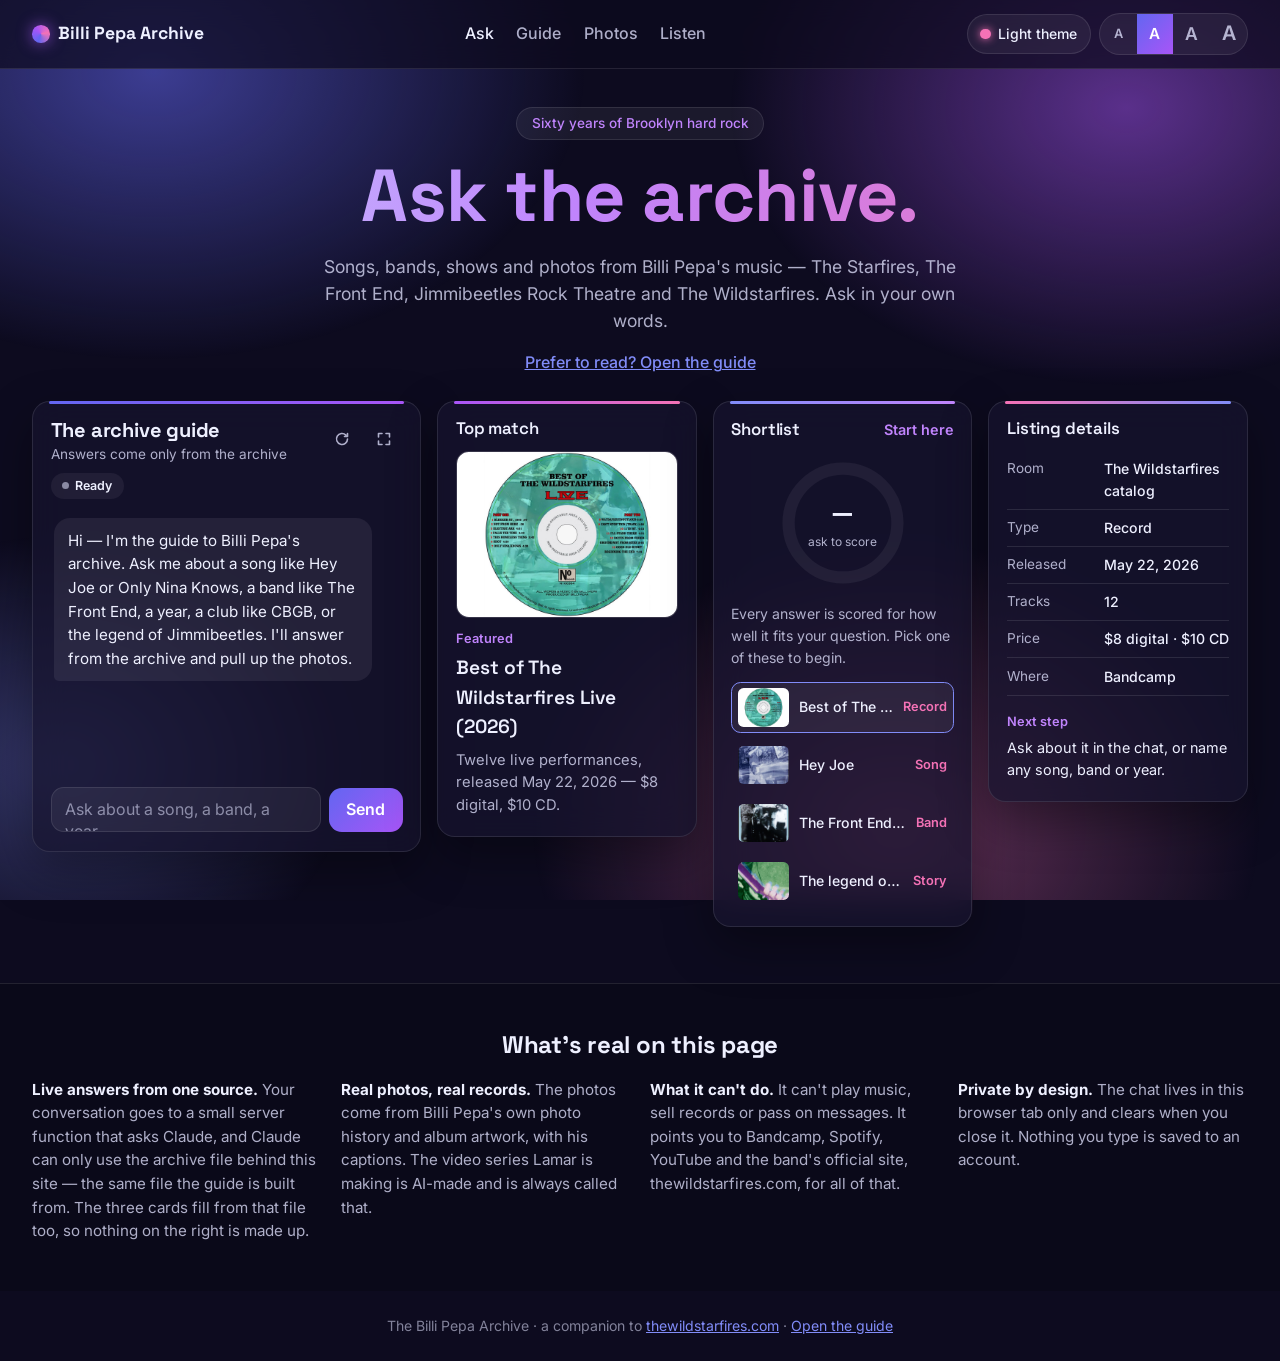
<file: index.html>
<!DOCTYPE html>
<html lang="en" data-theme="dark" data-font-size="md">
<head>
<meta charset="UTF-8">
<meta name="viewport" content="width=device-width, initial-scale=1, viewport-fit=cover">
<title>Ask the Billi Pepa Archive — The Wildstarfires, The Front End, Jimmibeetles Rock Theatre</title>
<meta name="description" content="Ask about Billi Pepa's music, stories and photos — from The Starfires and The Front End in 1960s Brooklyn to Jimmibeetles Rock Theatre and the Best of The Wildstarfires albums.">
<meta name="theme-color" content="#0d0b1f">
<link rel="icon" href="assets/favicon.svg" type="image/svg+xml">
<script>(function(){var d=document.documentElement;try{var t=localStorage.getItem('pref-theme'),f=localStorage.getItem('pref-font-size');if(t==='light'||t==='dark')d.setAttribute('data-theme',t);if(f==='sm'||f==='md'||f==='lg'||f==='xl')d.setAttribute('data-font-size',f);}catch(e){}})();</script>
<link rel="preconnect" href="https://fonts.googleapis.com">
<link rel="preconnect" href="https://fonts.gstatic.com" crossorigin>
<link href="https://fonts.googleapis.com/css2?family=Space+Grotesk:wght@500;600;700&family=Inter:wght@400;500;600&display=swap" rel="stylesheet">
<link rel="stylesheet" href="css/engine.css">
<link rel="stylesheet" href="css/lightbox.css">
</head>
<body>
<a class="skip" href="#chatInput">Skip to the chat</a>
<div class="glow" aria-hidden="true"></div>

<header class="topbar">
  <nav class="nav" aria-label="Main">
    <a class="brand" href="index.html"><span class="brand-mark" aria-hidden="true"></span>Billi Pepa Archive</a>
    <div class="nav-links">
      <a href="index.html" aria-current="page">Ask</a>
      <a href="guide.html">Guide</a>
      <a href="guide.html#photos">Photos</a>
      <a href="guide.html#listen">Listen</a>
    </div>
    <div class="controls">
      <button class="pill js-theme" type="button" aria-pressed="true"><span class="dot" aria-hidden="true"></span><span class="js-theme-label">Light theme</span></button>
      <div class="sizes" role="group" aria-label="Text size">
        <button class="size js-size" type="button" data-size="sm" aria-pressed="false">A<span class="sr">Small</span></button>
        <button class="size js-size" type="button" data-size="md" aria-pressed="true">A<span class="sr">Normal</span></button>
        <button class="size js-size" type="button" data-size="lg" aria-pressed="false">A<span class="sr">Large</span></button>
        <button class="size js-size" type="button" data-size="xl" aria-pressed="false">A<span class="sr">Largest</span></button>
      </div>
      <button class="burger js-burger" type="button" aria-label="Open menu" aria-expanded="false" aria-controls="menu"><span></span></button>
    </div>
  </nav>
  <div class="menu" id="menu">
    <a href="index.html" aria-current="page">Ask the archive</a>
    <a href="guide.html">The guide</a>
    <a href="guide.html#photos">Photos</a>
    <a href="guide.html#listen">Where to listen</a>
  </div>
</header>

<main>
  <section class="hero">
    <p class="hero-tag">Sixty years of Brooklyn hard rock</p>
    <h1>Ask the archive.</h1>
    <p class="hero-sub">Songs, bands, shows and photos from Billi Pepa's music — The Starfires, The Front End, Jimmibeetles Rock Theatre and The Wildstarfires. Ask in your own words.</p>
    <a class="hero-link" href="guide.html">Prefer to read? Open the guide</a>
  </section>

  <section class="board" aria-label="The archive guide">
    <div class="card chat" id="chat">
      <div class="chat-head">
        <h2>The archive guide</h2>
        <p class="sub">Answers come only from the archive</p>
        <span class="status" id="status"><span class="status-dot" aria-hidden="true"></span><span id="statusLabel">Ready</span></span>
        <div class="head-icons">
          <button class="icon" id="resetBtn" type="button" aria-label="Start over">
            <svg viewBox="0 0 16 16" aria-hidden="true"><path d="M13.5 8a5.5 5.5 0 1 1-1.6-3.9M13.5 2.5v3h-3"/></svg>
          </button>
          <button class="icon" id="expandBtn" type="button" aria-label="Expand chat" aria-pressed="false">
            <svg viewBox="0 0 16 16" aria-hidden="true"><path d="M2.5 6V2.5H6M10 2.5h3.5V6M13.5 10v3.5H10M6 13.5H2.5V10"/></svg>
          </button>
        </div>
      </div>
      <div class="messages" id="messages" aria-live="polite"></div>
      <div class="composer">
        <label class="sr" for="chatInput">Your question</label>
        <textarea id="chatInput" rows="1" maxlength="1500" placeholder="Ask about a song, a band, a year…"></textarea>
        <button class="send" id="sendBtn" type="button">Send</button>
      </div>
    </div>

    <div class="card result" id="topCard">
      <h3 class="card-h">Top match</h3>
      <button class="shot" id="topShot" type="button" aria-label="View this photo full screen"><img id="topImg" alt="" width="1200" height="900" decoding="async"></button>
      <p class="kind" id="topKind"></p>
      <p class="top-title" id="topTitle"></p>
      <p class="top-why" id="topWhy"></p>
    </div>

    <div class="card result">
      <div class="card-row"><h3 class="card-h">Shortlist</h3><span class="card-value" id="shortCount"></span></div>
      <div class="donut-wrap">
        <div class="donut" id="donut" role="img" aria-label="">
          <svg viewBox="0 0 100 100" aria-hidden="true">
            <defs><linearGradient id="arcGrad" x1="0" y1="0" x2="1" y2="1"><stop offset="0" stop-color="#6366f1"/><stop offset=".55" stop-color="#a855f7"/><stop offset="1" stop-color="#f472b6"/></linearGradient></defs>
            <circle class="track" cx="50" cy="50" r="40"/>
            <circle class="arc" id="arc" cx="50" cy="50" r="40" stroke="url(#arcGrad)" stroke-dasharray="251.33" stroke-dashoffset="251.33"/>
          </svg>
          <div class="center"><span class="pct" id="pct">—</span><span class="pct-label" id="pctLabel">top score</span></div>
        </div>
      </div>
      <p class="short-text" id="shortText"></p>
      <ul class="short-list" id="shortList"></ul>
    </div>

    <div class="card result">
      <h3 class="card-h">Listing details</h3>
      <dl class="terms" id="terms"></dl>
      <div class="next">
        <p class="next-h">Next step</p>
        <div class="next-body" id="nextBody"></div>
      </div>
    </div>
  </section>
</main>

<section class="notes" aria-labelledby="notesTitle">
  <div class="notes-inner">
    <h2 id="notesTitle">What's real on this page</h2>
    <div class="notes-grid">
      <p><strong>Live answers from one source.</strong> Your conversation goes to a small server function that asks Claude, and Claude can only use the archive file behind this site — the same file the guide is built from. The three cards fill from that file too, so nothing on the right is made up.</p>
      <p><strong>Real photos, real records.</strong> The photos come from Billi Pepa's own photo history and album artwork, with his captions. The video series Lamar is making is AI-made and is always called that.</p>
      <p><strong>What it can't do.</strong> It can't play music, sell records or pass on messages. It points you to Bandcamp, Spotify, YouTube and the band's official site, thewildstarfires.com, for all of that.</p>
      <p><strong>Private by design.</strong> The chat lives in this browser tab only and clears when you close it. Nothing you type is saved to an account.</p>
    </div>
  </div>
</section>

<footer class="foot">
  <p>The Billi Pepa Archive · a companion to <a href="https://thewildstarfires.com">thewildstarfires.com</a> · <a href="guide.html">Open the guide</a></p>
</footer>

<script src="js/prefs.js"></script>
<script src="js/archive.js"></script>
<script src="js/lightbox.js"></script>
<script src="js/engine.js"></script>
</body>
</html>
</file>
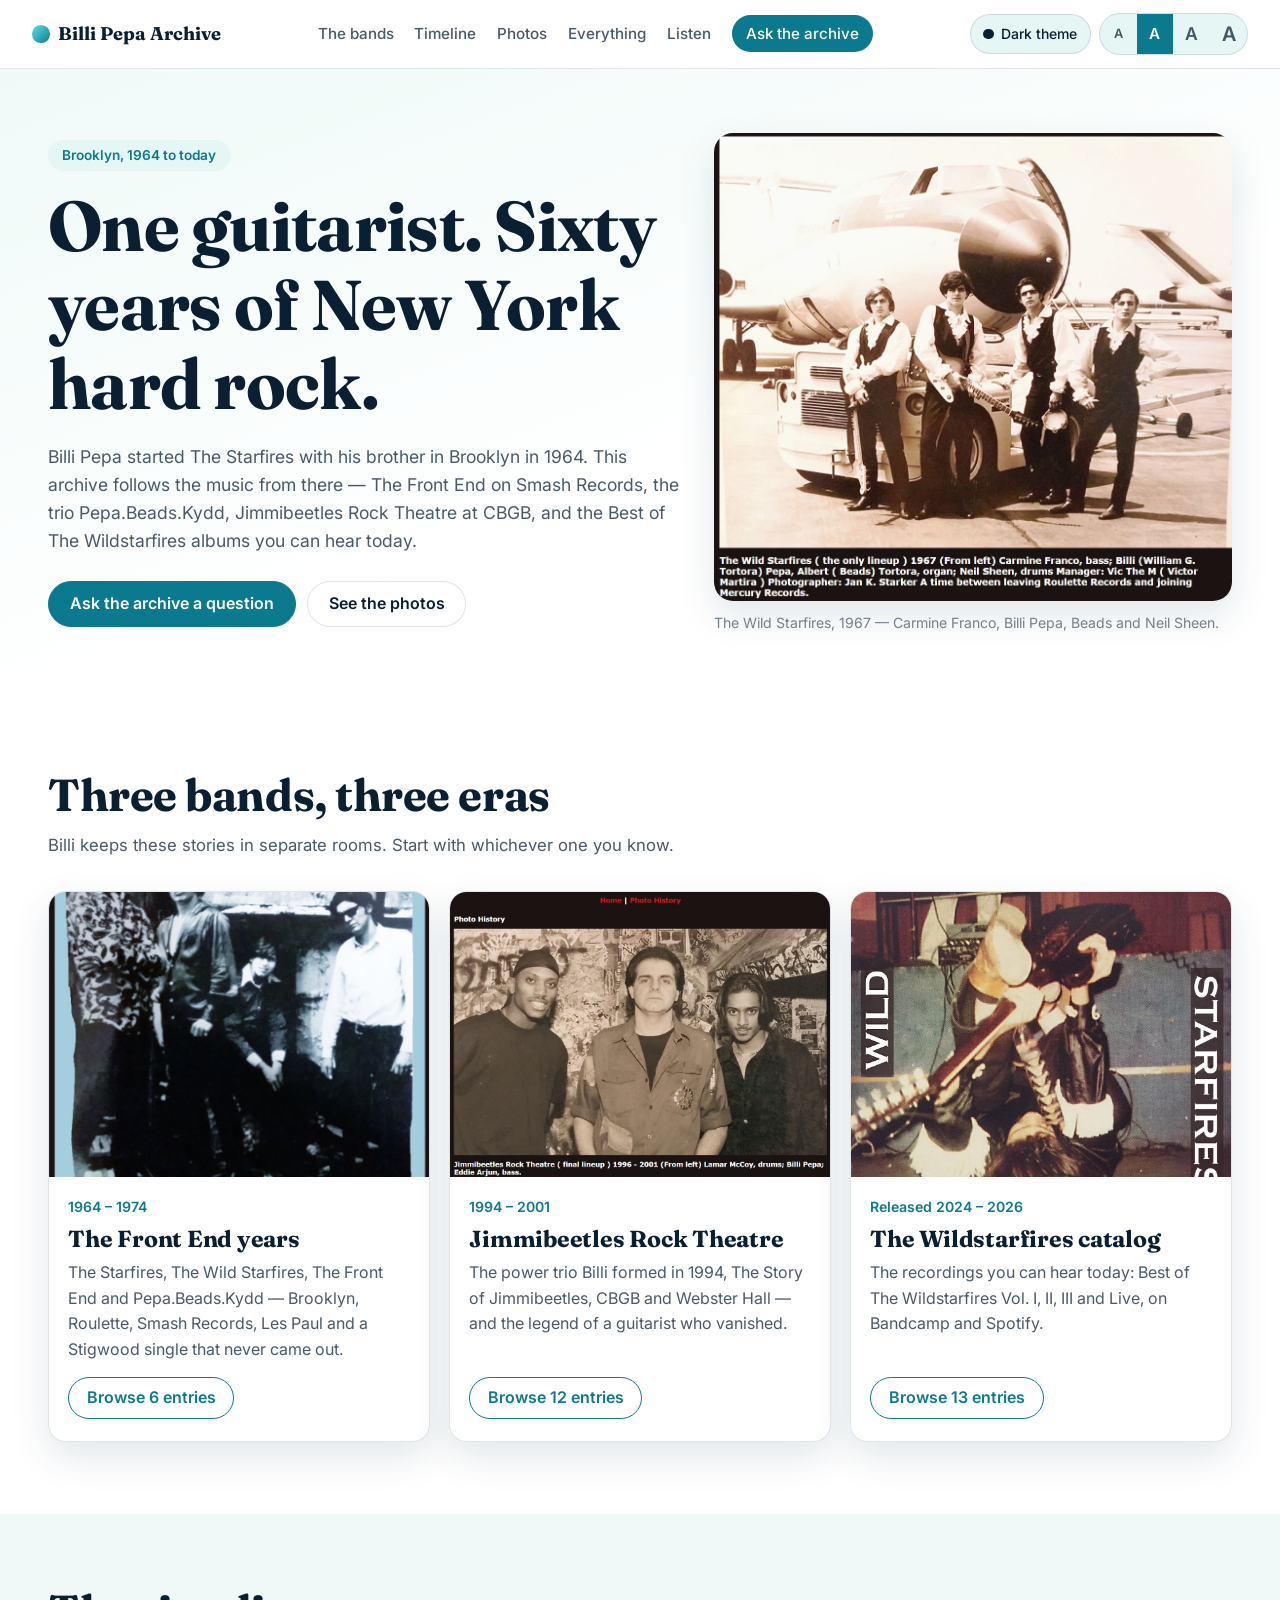
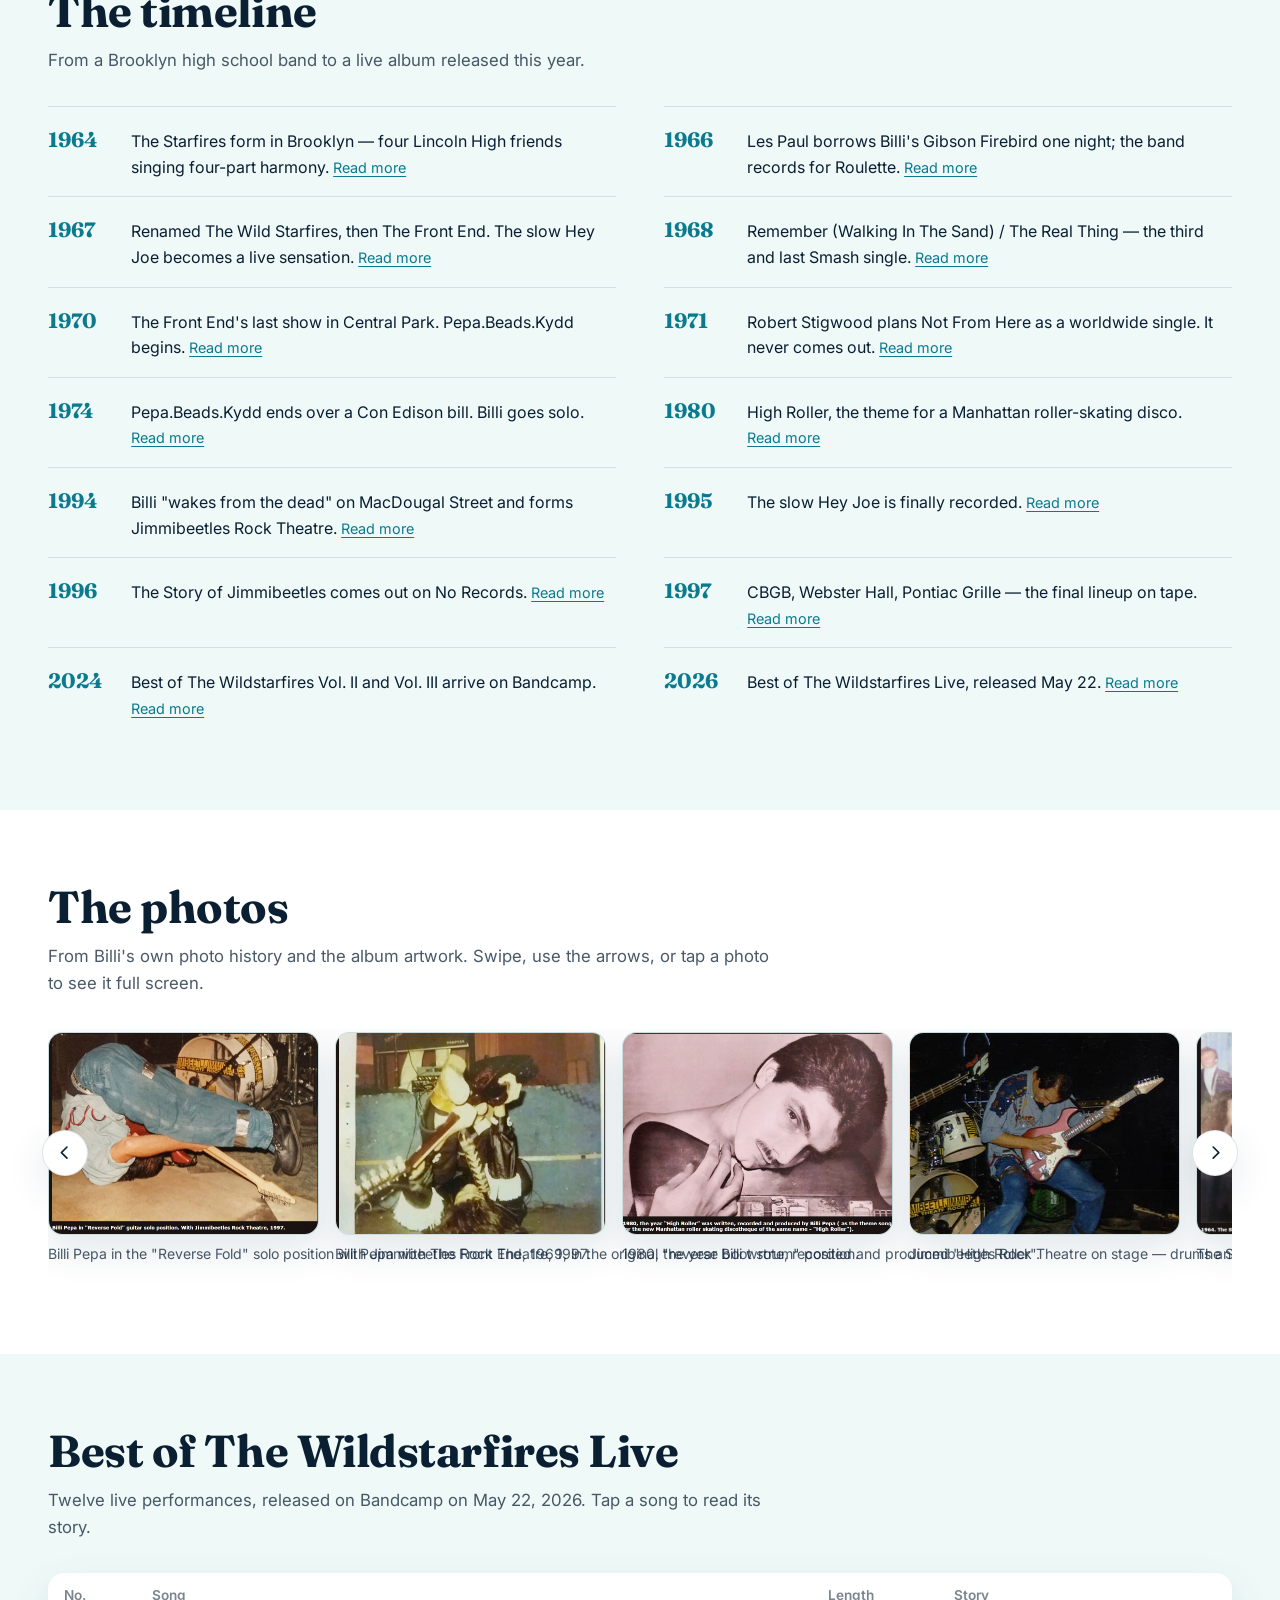
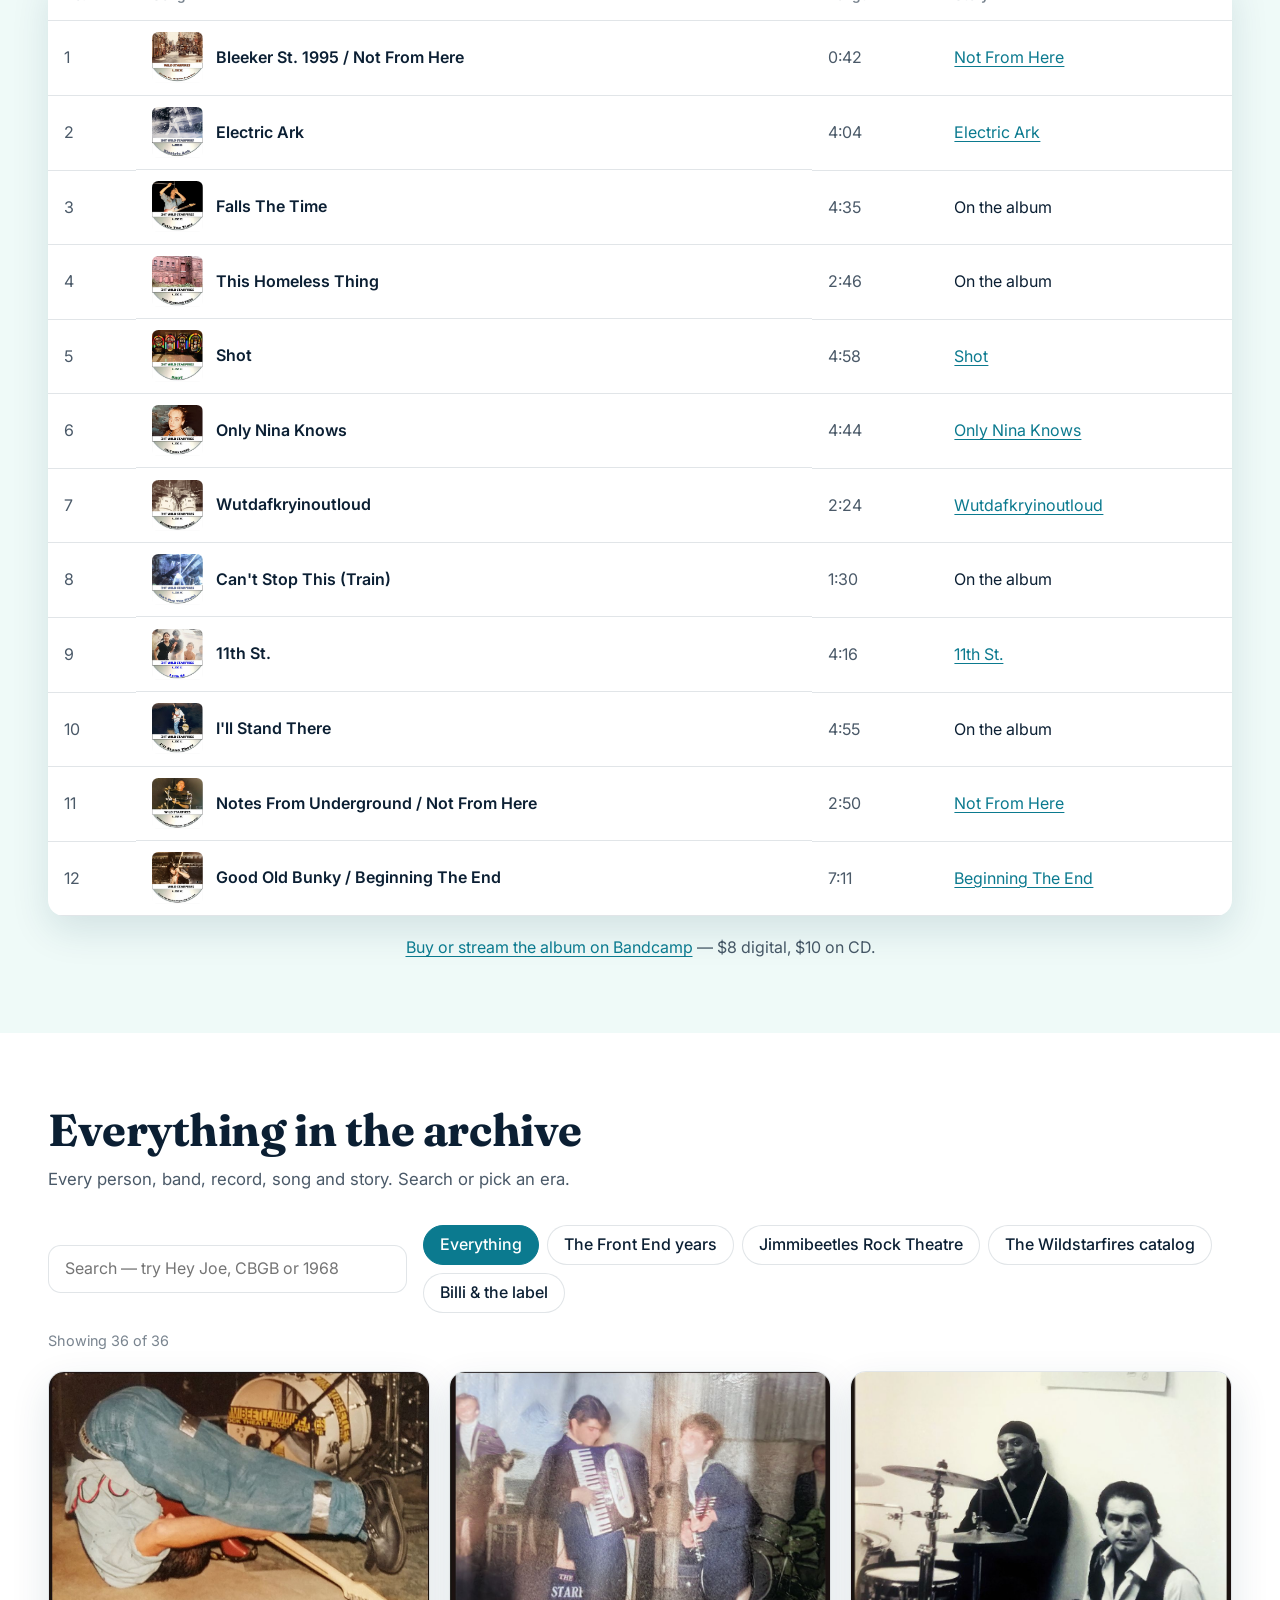
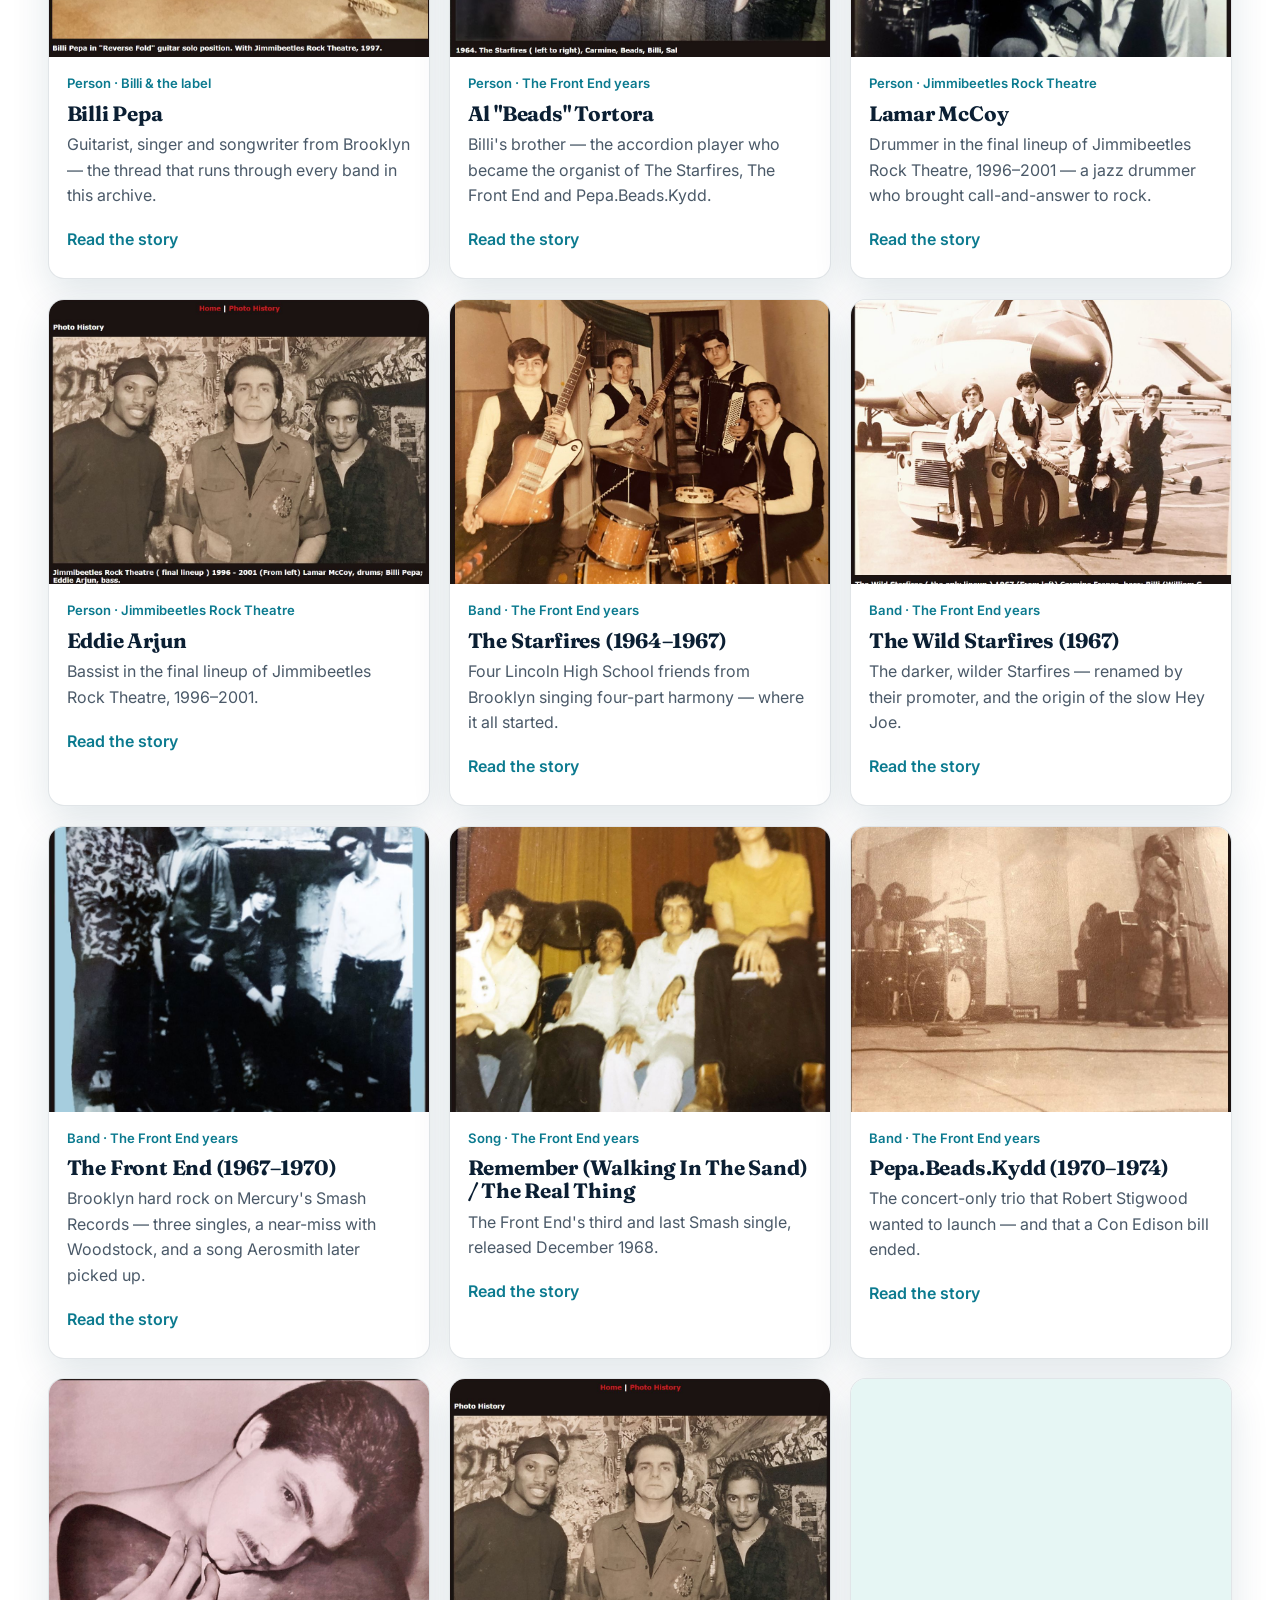
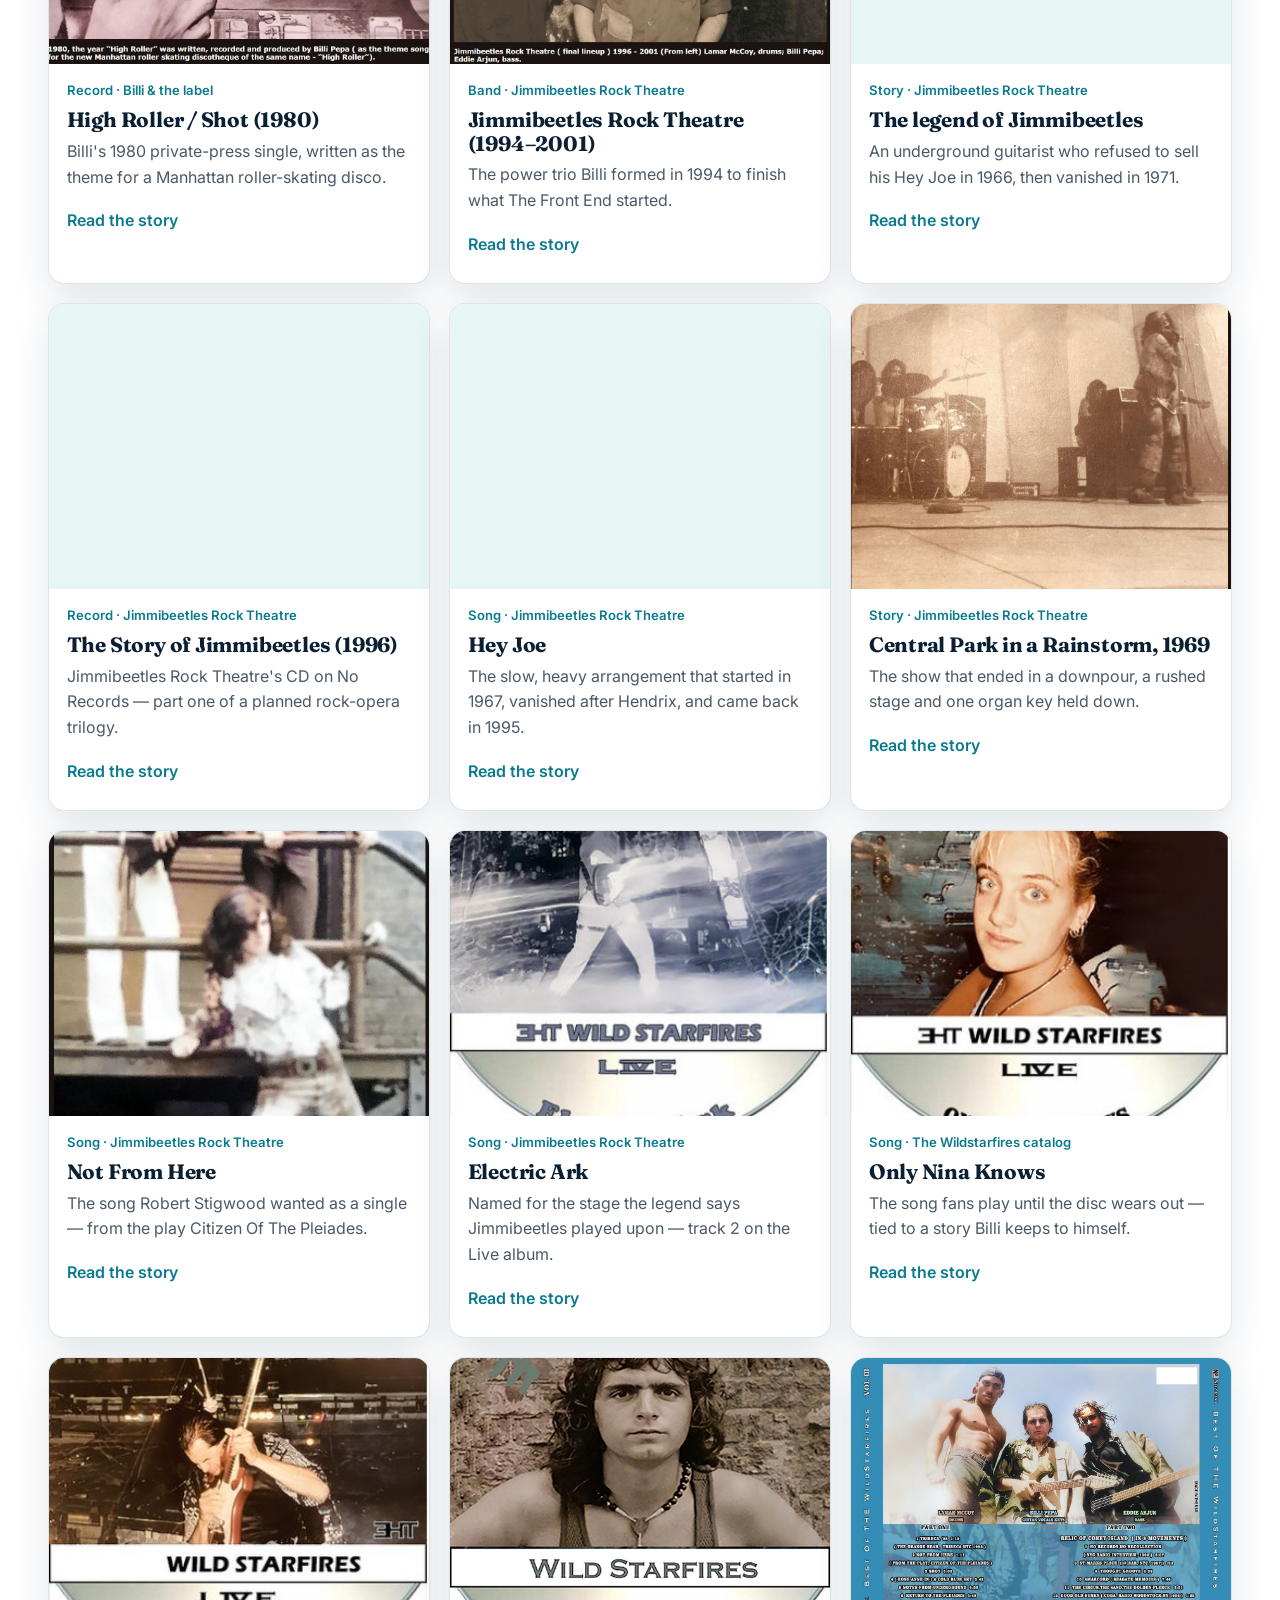
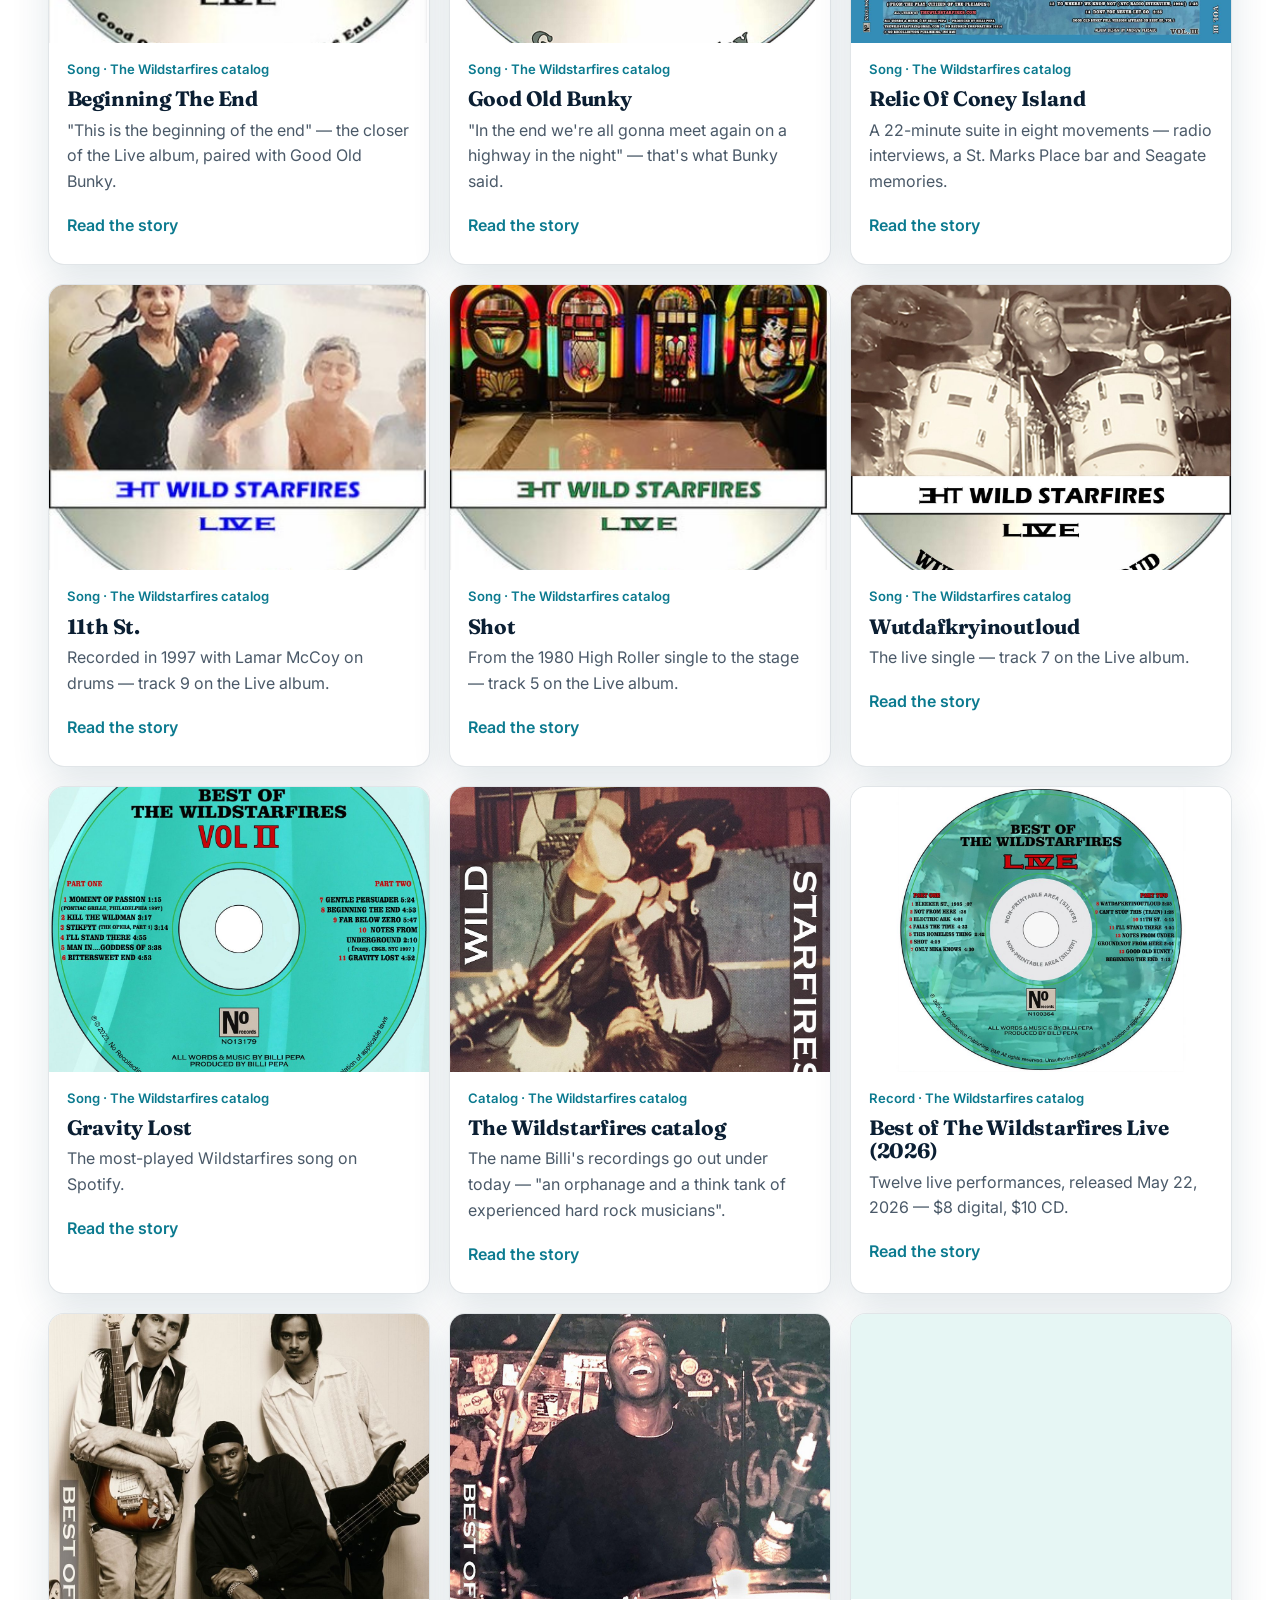
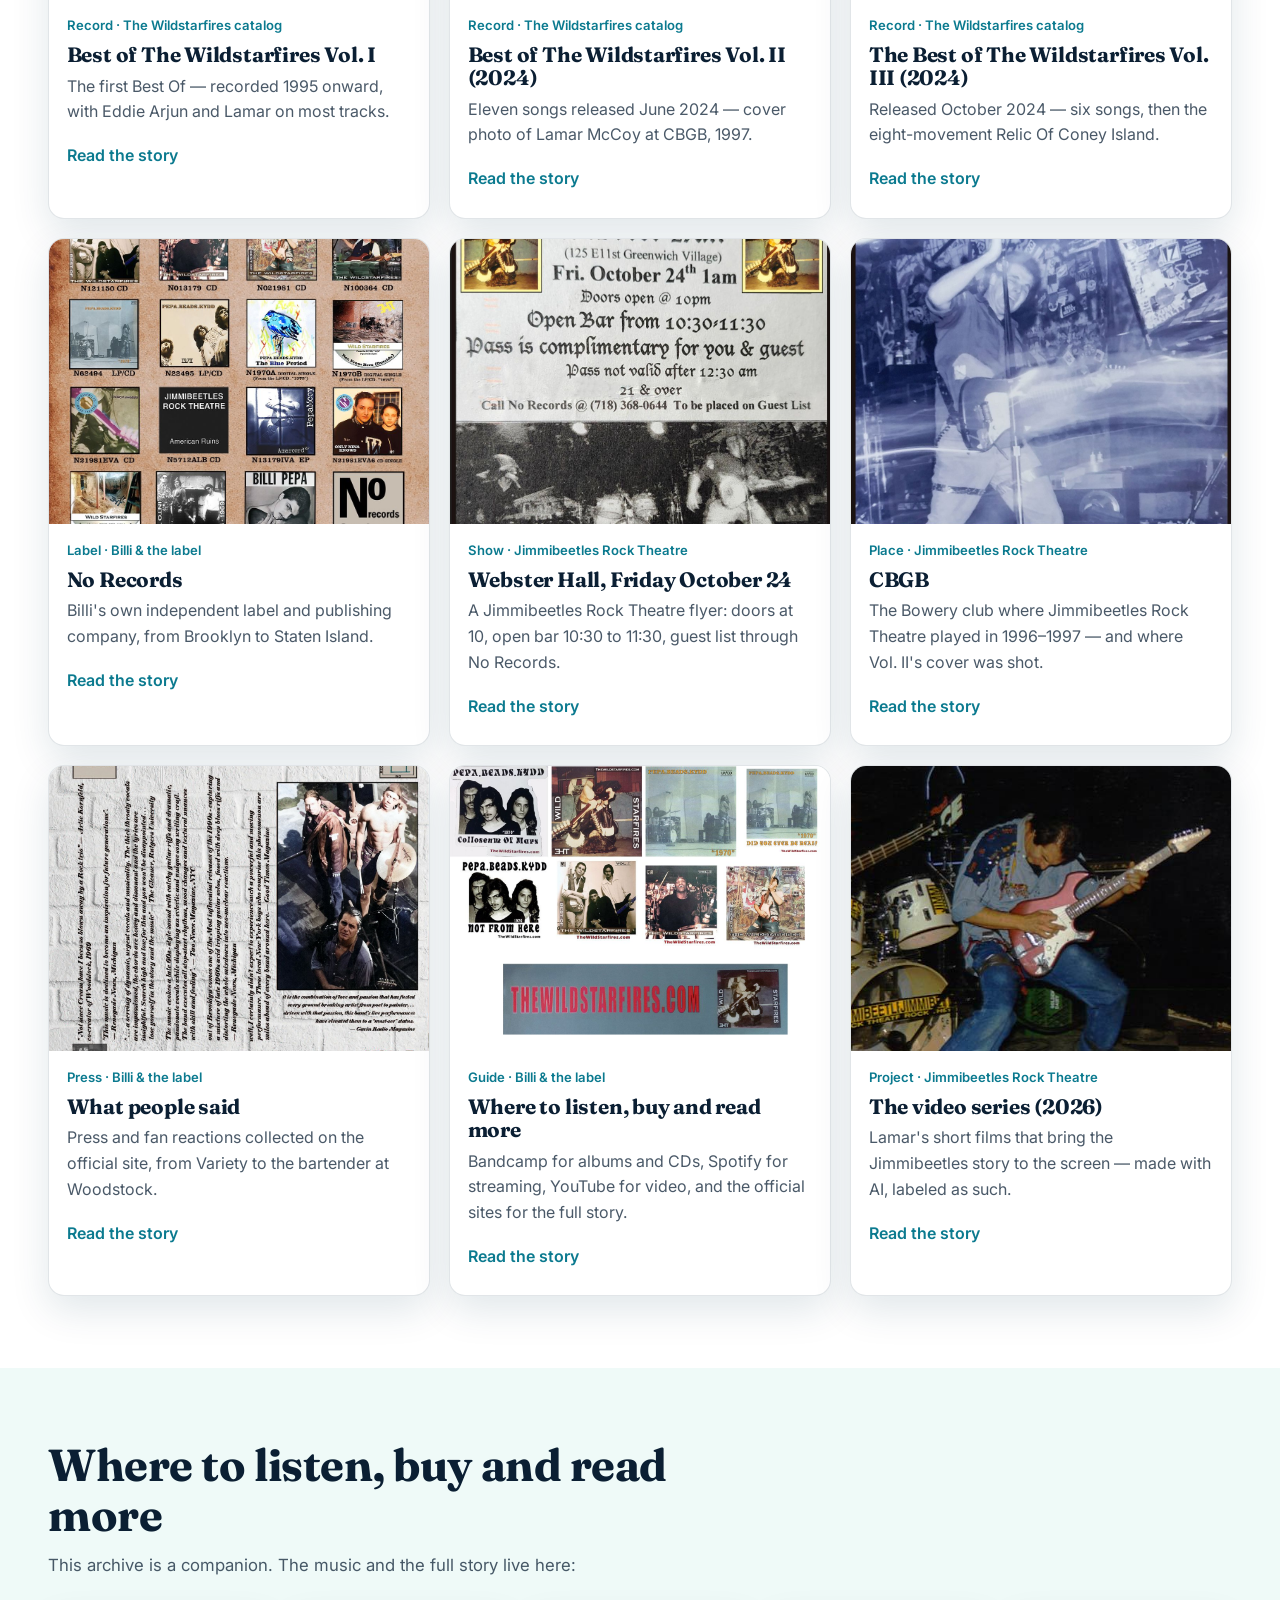
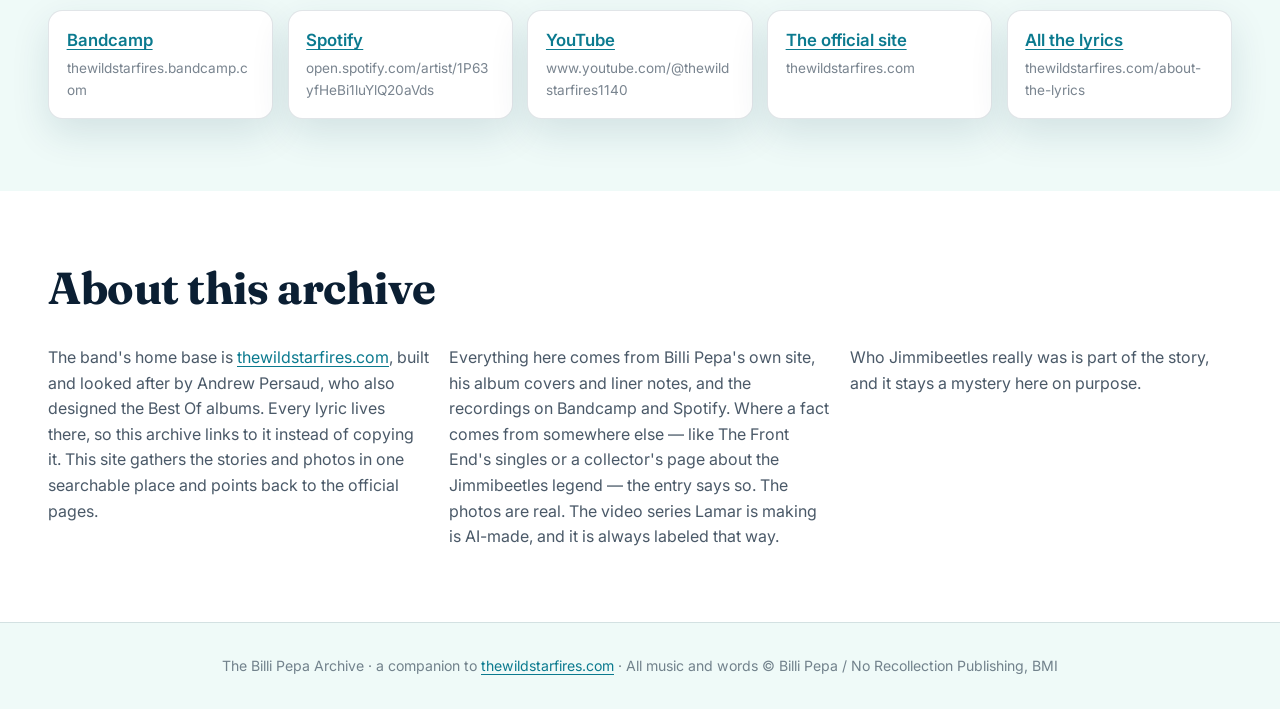
<file: guide.html>
<!DOCTYPE html>
<html lang="en" data-theme="light" data-font-size="md">
<head>
<meta charset="UTF-8">
<meta name="viewport" content="width=device-width, initial-scale=1, viewport-fit=cover">
<title>The Billi Pepa Archive — a guide to The Starfires, The Front End, Jimmibeetles Rock Theatre and The Wildstarfires</title>
<meta name="description" content="A guide to Billi Pepa's music from 1964 to today: The Starfires and The Front End in Brooklyn, Pepa.Beads.Kydd, Jimmibeetles Rock Theatre, and the Best of The Wildstarfires albums — with photos, stories and where to listen.">
<meta name="theme-color" content="#0b7a8f">
<link rel="icon" href="assets/favicon.svg" type="image/svg+xml">
<script>(function(){var d=document.documentElement;try{var t=localStorage.getItem('pref-theme'),f=localStorage.getItem('pref-font-size');if(t==='light'||t==='dark')d.setAttribute('data-theme',t);if(f==='sm'||f==='md'||f==='lg'||f==='xl')d.setAttribute('data-font-size',f);}catch(e){}})();</script>
<link rel="preconnect" href="https://fonts.googleapis.com">
<link rel="preconnect" href="https://fonts.gstatic.com" crossorigin>
<link href="https://fonts.googleapis.com/css2?family=Fraunces:opsz,wght@9..144,600;9..144,700&family=Inter:wght@400;500;600&display=swap" rel="stylesheet">
<link rel="stylesheet" href="css/guide.css">
<link rel="stylesheet" href="css/lightbox.css">
</head>
<body>
<a class="skip" href="#main">Skip to the guide</a>

<header class="topbar">
  <nav class="nav" aria-label="Main">
    <a class="brand" href="guide.html"><span class="brand-mark" aria-hidden="true"></span>Billi Pepa Archive</a>
    <div class="nav-links">
      <a href="#rooms">The bands</a>
      <a href="#timeline">Timeline</a>
      <a href="#photos">Photos</a>
      <a href="#directory">Everything</a>
      <a href="#listen">Listen</a>
      <a class="nav-cta" href="index.html">Ask the archive</a>
    </div>
    <div class="controls">
      <button class="pill js-theme" type="button" aria-pressed="false"><span class="dot" aria-hidden="true"></span><span class="js-theme-label">Dark theme</span></button>
      <div class="sizes" role="group" aria-label="Text size">
        <button class="size js-size" type="button" data-size="sm" aria-pressed="false">A<span class="sr">Small</span></button>
        <button class="size js-size" type="button" data-size="md" aria-pressed="true">A<span class="sr">Normal</span></button>
        <button class="size js-size" type="button" data-size="lg" aria-pressed="false">A<span class="sr">Large</span></button>
        <button class="size js-size" type="button" data-size="xl" aria-pressed="false">A<span class="sr">Largest</span></button>
      </div>
      <button class="burger js-burger" type="button" aria-label="Open menu" aria-expanded="false" aria-controls="menu"><span></span></button>
    </div>
  </nav>
  <div class="menu" id="menu">
    <a href="#rooms">The bands</a>
    <a href="#timeline">Timeline</a>
    <a href="#photos">Photos</a>
    <a href="#directory">Everything in the archive</a>
    <a href="#listen">Where to listen</a>
    <a href="index.html">Ask the archive</a>
  </div>
</header>

<main id="main">
  <section class="hero">
    <div class="hero-copy">
      <p class="hero-tag">Brooklyn, 1964 to today</p>
      <h1>One guitarist. Sixty years of New York hard rock.</h1>
      <p class="lede">Billi Pepa started The Starfires with his brother in Brooklyn in 1964. This archive follows the music from there — The Front End on Smash Records, the trio Pepa.Beads.Kydd, Jimmibeetles Rock Theatre at CBGB, and the Best of The Wildstarfires albums you can hear today.</p>
      <div class="ctas">
        <a class="btn primary" href="index.html">Ask the archive a question</a>
        <a class="btn" href="#photos">See the photos</a>
      </div>
    </div>
    <figure class="hero-photo">
      <button class="hero-shot" id="heroShot" type="button" aria-label="View this photo full screen">
        <img src="assets/img/ph-wild-starfires-1967.jpg" alt="The Wild Starfires in 1967: Carmine Franco, Billi Pepa, Beads and Neil Sheen" width="1063" height="960" fetchpriority="high">
      </button>
      <figcaption>The Wild Starfires, 1967 — Carmine Franco, Billi Pepa, Beads and Neil Sheen.</figcaption>
    </figure>
  </section>

  <section class="section white" id="rooms" aria-labelledby="roomsTitle">
    <div class="section-head">
      <h2 id="roomsTitle">Three bands, three eras</h2>
      <p>Billi keeps these stories in separate rooms. Start with whichever one you know.</p>
    </div>
    <div class="rooms" id="roomsGrid"></div>
  </section>

  <section class="section tint" id="timeline" aria-labelledby="timelineTitle">
    <div class="section-head">
      <h2 id="timelineTitle">The timeline</h2>
      <p>From a Brooklyn high school band to a live album released this year.</p>
    </div>
    <ol class="timeline" id="timelineList"></ol>
  </section>

  <section class="section white" id="photos" aria-labelledby="photosTitle">
    <div class="section-head">
      <h2 id="photosTitle">The photos</h2>
      <p>From Billi's own photo history and the album artwork. Swipe, use the arrows, or tap a photo to see it full screen.</p>
    </div>
    <div class="carousel">
      <button class="car-btn prev" id="carPrev" type="button" aria-label="Previous photos"><svg viewBox="0 0 24 24" aria-hidden="true"><path d="M15 5l-7 7 7 7"/></svg></button>
      <div class="track" id="photoTrack" tabindex="0" aria-label="Photo carousel"></div>
      <button class="car-btn next" id="carNext" type="button" aria-label="Next photos"><svg viewBox="0 0 24 24" aria-hidden="true"><path d="M9 5l7 7-7 7"/></svg></button>
    </div>
  </section>

  <section class="section tint" id="live" aria-labelledby="liveTitle">
    <div class="section-head">
      <h2 id="liveTitle">Best of The Wildstarfires Live</h2>
      <p>Twelve live performances, released on Bandcamp on May 22, 2026. Tap a song to read its story.</p>
    </div>
    <div class="table-wrap">
      <table class="tracks">
        <thead><tr><th scope="col">No.</th><th scope="col">Song</th><th scope="col">Length</th><th scope="col">Story</th></tr></thead>
        <tbody id="trackBody"></tbody>
      </table>
    </div>
    <p class="table-note"><a id="liveBuy" href="https://thewildstarfires.bandcamp.com/album/best-of-the-wildstarfires-live">Buy or stream the album on Bandcamp</a> — $8 digital, $10 on CD.</p>
  </section>

  <section class="section white" id="directory" aria-labelledby="dirTitle">
    <div class="section-head">
      <h2 id="dirTitle">Everything in the archive</h2>
      <p>Every person, band, record, song and story. Search or pick an era.</p>
    </div>
    <div class="dir-tools">
      <label class="search"><span class="sr">Search the archive</span><input id="dirSearch" type="search" placeholder="Search — try Hey Joe, CBGB or 1968" autocomplete="off"></label>
      <div class="chips" id="dirChips" role="group" aria-label="Filter by era"></div>
    </div>
    <p class="dir-count" id="dirCount" aria-live="polite"></p>
    <div class="entries" id="entryGrid"></div>
  </section>

  <section class="section tint" id="listen" aria-labelledby="listenTitle">
    <div class="section-head">
      <h2 id="listenTitle">Where to listen, buy and read more</h2>
      <p>This archive is a companion. The music and the full story live here:</p>
    </div>
    <ul class="listen" id="listenList"></ul>
  </section>

  <section class="section white" id="about" aria-labelledby="aboutTitle">
    <div class="section-head">
      <h2 id="aboutTitle">About this archive</h2>
    </div>
    <div class="about">
      <p>The band's home base is <a href="https://thewildstarfires.com">thewildstarfires.com</a>, built and looked after by Andrew Persaud, who also designed the Best Of albums. Every lyric lives there, so this archive links to it instead of copying it. This site gathers the stories and photos in one searchable place and points back to the official pages.</p>
      <p>Everything here comes from Billi Pepa's own site, his album covers and liner notes, and the recordings on Bandcamp and Spotify. Where a fact comes from somewhere else — like The Front End's singles or a collector's page about the Jimmibeetles legend — the entry says so. The photos are real. The video series Lamar is making is AI-made, and it is always labeled that way.</p>
      <p>Who Jimmibeetles really was is part of the story, and it stays a mystery here on purpose.</p>
    </div>
  </section>
</main>

<footer class="foot">
  <p>The Billi Pepa Archive · a companion to <a href="https://thewildstarfires.com">thewildstarfires.com</a> · All music and words © Billi Pepa / No Recollection Publishing, BMI</p>
</footer>

<script src="js/prefs.js"></script>
<script src="js/archive.js"></script>
<script src="js/lightbox.js"></script>
<script src="js/guide.js"></script>
</body>
</html>
</file>
<file: css/engine.css>
/* ── Engine: dark indigo template (the standing engine look) ── */
:root{
  --indigo:#6366f1; --purple:#a855f7; --indigo-soft:#818cf8; --purple-soft:#c084fc; --pink:#f472b6;
  --warn:#fb7185;
  --display:'Space Grotesk', 'Segoe UI', system-ui, -apple-system, Roboto, Arial, sans-serif;
  --sans:'Inter', system-ui, -apple-system, 'Segoe UI', Roboto, 'Helvetica Neue', Arial, sans-serif;
  --page:#0d0b1f; --text:#eef0ff; --soft:rgba(226,228,255,.76); --dim:rgba(226,228,255,.55);
  --card:#17142f; --card-glass:rgba(23,20,47,.72); --line:rgba(255,255,255,.1); --well:rgba(255,255,255,.06);
  --bar:#120f28; --bar-glass:rgba(13,11,31,.7);
  --user:#6366f1; --user-text:#fff; --bot:rgba(255,255,255,.07);
}
html[data-theme="light"]{
  --page:#f4f3ff; --text:#1a1640; --soft:rgba(26,22,64,.74); --dim:rgba(26,22,64,.55);
  --card:#ffffff; --card-glass:rgba(255,255,255,.82); --line:rgba(26,22,64,.12); --well:rgba(26,22,64,.05);
  --bar:#ffffff; --bar-glass:rgba(255,255,255,.78); --bot:rgba(99,102,241,.08); --warn:#e11d48;
}
html{font-size:100%; -webkit-text-size-adjust:100%; scroll-padding-top:env(safe-area-inset-top,0px);}
html[data-font-size="sm"]{font-size:93.75%;}
html[data-font-size="lg"]{font-size:112.5%;}
html[data-font-size="xl"]{font-size:125%;}
*,*::before,*::after{box-sizing:border-box;}
body{margin:0; min-height:100vh; background:var(--page); color:var(--text); font-family:var(--sans); font-size:1rem; line-height:1.55; text-align:center;}
h1,h2,h3{font-family:var(--display); margin:0; line-height:1.1; letter-spacing:-.01em;}
p{margin:0;}
a{color:var(--indigo-soft);}
html[data-theme="light"] a{color:#4f46e5;}
button,textarea{font:inherit; color:inherit;}
:focus-visible{outline:.15rem solid var(--pink); outline-offset:.15rem; border-radius:.4rem;}
.sr{position:absolute; width:1px; height:1px; overflow:hidden; clip:rect(0 0 0 0); white-space:nowrap;}
.skip{position:absolute; left:-999rem; top:0;}
.skip:focus{left:1rem; top:1rem; z-index:99; background:var(--card); padding:.5rem 1rem; border-radius:.5rem;}

/* vibrant glow — never dulled by a scrim */
.glow{position:fixed; inset:0; z-index:-1; pointer-events:none;
  background:
    radial-gradient(45rem 30rem at 12% 8%, rgba(99,102,241,.55), transparent 60%),
    radial-gradient(40rem 28rem at 88% 12%, rgba(168,85,247,.5), transparent 62%),
    radial-gradient(38rem 30rem at 70% 92%, rgba(244,114,182,.38), transparent 60%),
    radial-gradient(30rem 24rem at 5% 85%, rgba(129,140,248,.35), transparent 60%);}
html[data-theme="light"] .glow{opacity:.55;}

/* ── top bar ── */
.topbar{position:sticky; top:0; z-index:40; background:var(--bar); border-bottom:1px solid var(--line); padding:env(safe-area-inset-top,0px) env(safe-area-inset-right,0px) 0 env(safe-area-inset-left,0px);}
@supports ((-webkit-backdrop-filter:blur(1px)) or (backdrop-filter:blur(1px))){
  .topbar{background:var(--bar-glass); -webkit-backdrop-filter:blur(.8rem); backdrop-filter:blur(.8rem);}
}
.nav{display:flex; flex-wrap:wrap; align-items:center; justify-content:space-between; gap:.6rem 1rem; padding:.7rem 1rem; width:100%;}
.brand{display:inline-flex; align-items:center; gap:.55rem; text-decoration:none; color:var(--text); font-family:var(--display); font-weight:700; font-size:1.1rem; min-width:0;}
.brand-mark{width:1.1rem; height:1.1rem; border-radius:50%; background:conic-gradient(from 200deg,var(--indigo),var(--purple),var(--pink),var(--indigo)); box-shadow:0 0 .9rem rgba(168,85,247,.7); flex-shrink:0;}
.nav-links{display:none; gap:1.4rem; font-weight:500;}
.nav-links a{color:var(--soft); text-decoration:none;}
.nav-links a[aria-current="page"],.nav-links a:hover{color:var(--text);}
.controls{display:flex; flex-wrap:wrap; align-items:center; gap:.5rem;}
.pill{display:inline-flex; align-items:center; gap:.45rem; min-height:2.5rem; padding:0 .8rem; border-radius:999px; border:1px solid var(--line); background:var(--well); cursor:pointer; font-weight:500; font-size:.875rem;}
.pill .dot{width:.65rem; height:.65rem; border-radius:50%; background:var(--pink); box-shadow:0 0 .5rem var(--pink);}
.sizes{display:inline-flex; border:1px solid var(--line); border-radius:999px; overflow:hidden; background:var(--well);}
.size{min-width:2.3rem; min-height:2.5rem; border:0; background:none; cursor:pointer; font-weight:600; color:var(--soft);}
.size[data-size="sm"]{font-size:.8rem;} .size[data-size="md"]{font-size:.95rem;} .size[data-size="lg"]{font-size:1.1rem;} .size[data-size="xl"]{font-size:1.25rem;}
.size[aria-pressed="true"]{background:linear-gradient(135deg,var(--indigo),var(--purple)); color:#fff;}
.burger{width:2.6rem; height:2.6rem; border-radius:.7rem; border:1px solid var(--line); background:var(--well); display:inline-flex; align-items:center; justify-content:center; cursor:pointer;}
.burger span,.burger span::before,.burger span::after{display:block; width:1rem; height:2px; background:var(--text); border-radius:2px; position:relative;}
.burger span::before,.burger span::after{content:""; position:absolute; left:0;}
.burger span::before{top:-.32rem;} .burger span::after{top:.32rem;}
.burger[aria-expanded="true"] span{background:transparent;}
.burger[aria-expanded="true"] span::before{top:0; transform:rotate(45deg);}
.burger[aria-expanded="true"] span::after{top:0; transform:rotate(-45deg);}
.menu{display:none; flex-direction:column; align-items:center; gap:.2rem; padding:0 1rem 1rem;}
.menu.open{display:flex;}
.menu a{padding:.6rem 1rem; color:var(--soft); text-decoration:none;}
.menu a[aria-current="page"]{color:var(--text); font-weight:600;}
@media (min-width:48rem){
  .nav{padding:.8rem 2rem;}
  .nav-links{display:flex;}
  .burger,.menu,.menu.open{display:none;}
}

/* ── hero ── */
.hero{padding:2.4rem 1.2rem 1.6rem;}
.hero-tag{display:inline-block; padding:.3rem .9rem; border-radius:999px; background:var(--well); border:1px solid var(--line); color:var(--purple-soft); font-size:.85rem; font-weight:500; margin-bottom:1rem;}
html[data-theme="light"] .hero-tag{color:#7e22ce;}
.hero h1{font-size:clamp(2.4rem, 7vw, 4.6rem); font-weight:700;
  color:var(--text); background:linear-gradient(95deg,#c7d2fe 0%,var(--purple-soft) 45%,var(--pink) 100%); -webkit-background-clip:text; background-clip:text; -webkit-text-fill-color:transparent;}
html[data-theme="light"] .hero h1{background:linear-gradient(95deg,#4338ca,#9333ea 50%,#db2777); -webkit-background-clip:text; background-clip:text;}
.hero-sub{max-width:40rem; margin:1rem auto 0; font-size:1.1rem; color:var(--soft);}
.hero-link{display:inline-block; margin-top:1rem; font-weight:500;}

/* ── board ── */
.board{display:grid; grid-template-columns:minmax(0,1fr); gap:1rem; padding:0 .75rem 2.5rem; width:100%; align-items:start;}
@media (min-width:44rem){ .board{grid-template-columns:repeat(3,minmax(0,1fr)); padding:0 1.5rem 3rem;} .chat{grid-column:1 / -1;} }
@media (min-width:75rem){ .board{grid-template-columns:1.5fr 1fr 1fr 1fr; padding:0 2rem 3.5rem;} .chat{grid-column:auto;} }
.card{position:relative; min-width:0; background:var(--card); border:1px solid var(--line); border-radius:1.1rem; padding:1.1rem 1.1rem 1.2rem; box-shadow:0 1.2rem 3rem rgba(0,0,0,.35);}
@supports ((-webkit-backdrop-filter:blur(1px)) or (backdrop-filter:blur(1px))){
  .card{background:var(--card-glass); -webkit-backdrop-filter:blur(1rem); backdrop-filter:blur(1rem);}
}
.card::before{content:""; position:absolute; left:1rem; right:1rem; top:-1px; height:3px; border-radius:3px; background:linear-gradient(90deg,var(--indigo),var(--purple));}
#topCard::before{background:linear-gradient(90deg,var(--purple),var(--pink));}
.board .card:nth-child(3)::before{background:linear-gradient(90deg,var(--indigo-soft),var(--purple-soft));}
.board .card:nth-child(4)::before{background:linear-gradient(90deg,var(--pink),var(--indigo-soft));}
html[data-theme="light"] .card{box-shadow:0 1rem 2.5rem rgba(67,56,202,.14);}
.card-h{font-size:1.05rem; font-weight:600;}
.card-row{display:flex; justify-content:space-between; align-items:baseline; gap:.75rem;}
.card-value{color:var(--purple-soft); font-weight:600; font-size:.9rem;}
html[data-theme="light"] .card-value{color:#7e22ce;}

/* chat */
.chat{display:flex; flex-direction:column;}
.chat-head{position:relative; padding:0 3.6rem;}
.chat-head h2{font-size:1.25rem;}
.chat-head .sub{color:var(--soft); font-size:.85rem; margin-top:.15rem;}
.status{display:inline-flex; align-items:center; gap:.4rem; margin-top:.5rem; padding:.2rem .7rem; border-radius:999px; background:var(--well); font-size:.78rem; font-weight:600;}
.status-dot{width:.45rem; height:.45rem; border-radius:50%; background:var(--dim);}
.status.live .status-dot{background:#34d399; box-shadow:0 0 .4rem #34d399;}
.status.busy .status-dot{background:var(--purple-soft);}
.status.error .status-dot{background:var(--warn);}
.head-icons{position:absolute; top:0; right:0; display:flex; gap:.2rem;}
.icon{width:2.4rem; height:2.4rem; border:0; background:none; border-radius:.5rem; color:var(--soft); cursor:pointer; display:inline-flex; align-items:center; justify-content:center;}
.icon:hover{background:var(--well); color:var(--text);}
.icon svg{width:1rem; height:1rem; fill:none; stroke:currentColor; stroke-width:1.6; stroke-linecap:round; stroke-linejoin:round;}
@media (min-width:44rem){ .chat-head{text-align:left; padding:0 5.5rem 0 0;} }
.messages{display:flex; flex-direction:column; gap:.7rem; margin:1rem 0; padding:.2rem; min-height:16rem; max-height:26rem; overflow-y:auto; text-align:left;}
.msg{max-width:92%; padding:.7rem .9rem; border-radius:1rem; font-size:.95rem; white-space:pre-wrap; overflow-wrap:anywhere; min-width:0;}
.msg.assistant{align-self:flex-start; background:var(--bot); border-bottom-left-radius:.3rem;}
.msg.user{align-self:flex-end; background:linear-gradient(135deg,var(--indigo),var(--purple)); color:var(--user-text); border-bottom-right-radius:.3rem;}
.msg.error{border:1px solid var(--warn);}
.msg.thinking{color:var(--soft);}
.spin{display:inline-block; width:.8rem; height:.8rem; border:2px solid var(--line); border-top-color:var(--purple-soft); border-radius:50%; animation:spin .8s linear infinite; vertical-align:-.1rem;}
@keyframes spin{to{transform:rotate(360deg);}}
@media (prefers-reduced-motion:reduce){ .spin{animation:none;} }
.msg-thumbs{display:grid; grid-template-columns:repeat(auto-fill,minmax(6.5rem,1fr)); gap:.5rem; margin-top:.6rem; white-space:normal;}
.msg-thumb{display:flex; flex-direction:column; gap:.3rem; padding:0; border:0; background:none; cursor:pointer; text-align:left; min-width:0;}
.msg-thumb img{width:100%; height:auto; aspect-ratio:4/3; object-fit:cover; border-radius:.55rem; border:1px solid var(--line); display:block;}
.msg-thumb span{font-size:.75rem; color:var(--soft); overflow:hidden; text-overflow:ellipsis; white-space:nowrap;}
.composer{display:flex; gap:.5rem; align-items:flex-end;}
.composer textarea{flex:1; min-width:0; min-height:2.75rem; max-height:8.75rem; resize:none; overflow-y:hidden; padding:.65rem .85rem; border-radius:.8rem; border:1px solid var(--line); background:var(--well); color:var(--text); line-height:1.4;}
.composer textarea::placeholder{color:var(--dim);}
.send{min-height:2.75rem; padding:0 1.1rem; border:0; border-radius:.8rem; background:linear-gradient(135deg,var(--indigo),var(--purple)); color:#fff; font-weight:600; cursor:pointer;}
.send:disabled{opacity:.55; cursor:wait;}
.chat.expanded{position:fixed; inset:0; z-index:60; border-radius:0; padding:calc(1rem + env(safe-area-inset-top,0px)) calc(1rem + env(safe-area-inset-right,0px)) calc(1rem + env(safe-area-inset-bottom,0px)) calc(1rem + env(safe-area-inset-left,0px));}
.chat.expanded .messages{max-height:none; flex:1;}
body.chat-open{overflow:hidden;}

/* top match */
.shot{display:block; width:100%; margin:.8rem 0 .7rem; padding:0; border:1px solid var(--line); border-radius:.8rem; overflow:hidden; background:var(--well); cursor:zoom-in;}
.shot img{display:block; width:100%; height:auto; aspect-ratio:4/3; object-fit:cover;}
.kind{font-size:.8rem; color:var(--purple-soft); font-weight:600;}
html[data-theme="light"] .kind{color:#7e22ce;}
.top-title{font-family:var(--display); font-size:1.2rem; font-weight:600; margin-top:.25rem; overflow-wrap:anywhere;}
.top-why{color:var(--soft); font-size:.92rem; margin-top:.4rem;}

/* shortlist + donut */
.donut-wrap{display:flex; justify-content:center; margin:.8rem 0;}
.donut{position:relative; width:8.5rem; height:8.5rem;}
.donut svg{width:100%; height:100%; transform:rotate(-90deg);}
.donut circle{fill:none; stroke-width:9;}
.donut .track{stroke:var(--well);}
.donut .arc{stroke-linecap:round; transition:stroke-dashoffset .6s ease; opacity:0;}
.donut .center{position:absolute; inset:0; display:flex; flex-direction:column; align-items:center; justify-content:center;}
.pct{font-family:var(--display); font-size:1.6rem; font-weight:700;}
.pct-label{font-size:.75rem; color:var(--soft);}
.short-text{color:var(--soft); font-size:.88rem;}
.short-list{list-style:none; margin:.8rem 0 0; padding:0; display:flex; flex-direction:column; gap:.4rem; text-align:left;}
.short-item{width:100%; display:grid; grid-template-columns:3.2rem minmax(0,1fr) auto; align-items:center; gap:.6rem; padding:.35rem; border-radius:.6rem; border:1px solid transparent; background:none; cursor:pointer; text-align:left;}
.short-item:hover{background:var(--well);}
.short-item[aria-pressed="true"]{border-color:var(--indigo-soft); background:var(--well);}
.short-item img{width:3.2rem; height:2.4rem; object-fit:cover; border-radius:.35rem; display:block;}
.short-title{font-size:.88rem; font-weight:500; min-width:0; overflow:hidden; text-overflow:ellipsis; white-space:nowrap;}
.short-score{font-size:.8rem; font-weight:600; color:var(--pink);}

/* listing details */
.terms{margin:.8rem 0 0; text-align:left;}
.term{display:grid; grid-template-columns:minmax(0,.9fr) minmax(0,1.3fr); gap:.6rem; padding:.45rem 0; border-bottom:1px solid var(--line);}
.term dt{color:var(--soft); font-size:.85rem;}
.term dd{margin:0; font-size:.88rem; font-weight:500; overflow-wrap:anywhere;}
.next{margin-top:1rem; text-align:left;}
.next-h{font-size:.8rem; color:var(--purple-soft); font-weight:600;}
html[data-theme="light"] .next-h{color:#7e22ce;}
.next-body{display:flex; flex-direction:column; align-items:flex-start; gap:.4rem; margin-top:.35rem; font-size:.9rem;}
.next-ask{padding:0; border:0; background:none; color:var(--indigo-soft); text-decoration:underline; cursor:pointer; text-align:left; font-size:.9rem;}
html[data-theme="light"] .next-ask{color:#4f46e5;}

/* notes + footer */
.notes{padding:2.5rem 1.2rem; border-top:1px solid var(--line); background:rgba(0,0,0,.18);}
html[data-theme="light"] .notes{background:rgba(255,255,255,.6);}
.notes h2{font-size:1.5rem; margin-bottom:1.2rem;}
.notes-grid{display:grid; gap:1.2rem; text-align:left;}
@media (min-width:44rem){ .notes{padding:3rem 2rem;} .notes-grid{grid-template-columns:repeat(2,minmax(0,1fr));} }
@media (min-width:75rem){ .notes-grid{grid-template-columns:repeat(4,minmax(0,1fr));} }
.notes p{color:var(--soft); font-size:.95rem;}
.notes strong{color:var(--text);}
.foot{padding:1.5rem 1.2rem calc(1.5rem + env(safe-area-inset-bottom,0px)); font-size:.88rem; color:var(--dim);}
.file-notice{margin:1rem; padding:1rem 1.2rem; border-radius:.8rem; border:1px solid var(--warn); background:rgba(251,113,133,.12); text-align:left; font-size:.95rem;}
@media (min-width:44rem){ .result{text-align:left;} .short-text{text-align:left;} }
</file>
<file: css/guide.css>
/* ── Guide: editorial, white sections, Caribbean palette ── */
:root{
  --turquoise:#0fb5ae; --aqua:#5ce1e6; --seafoam:#a8ecd6; --ocean:#0b7a8f; --deep:#0a2a43; --navy:#0b1f33; --coral:#f0645a;
  --serif:'Fraunces', Georgia, 'Times New Roman', serif;
  --sans:'Inter', system-ui, -apple-system, 'Segoe UI', Roboto, 'Helvetica Neue', Arial, sans-serif;
  --page:#ffffff; --tint:#effaf8; --text:#0b1f33; --soft:rgba(11,31,51,.74); --dim:rgba(11,31,51,.55);
  --line:rgba(11,42,67,.12); --card:#ffffff; --well:#e6f6f4; --accent:#0b7a8f; --accent-2:#0fb5ae;
  --bar:#ffffff; --bar-glass:rgba(255,255,255,.82); --shadow:0 .9rem 2.4rem rgba(11,58,79,.12);
}
html[data-theme="dark"]{
  --page:#071a2b; --tint:#0a2336; --text:#e8f7f6; --soft:rgba(232,247,246,.78); --dim:rgba(232,247,246,.56);
  --line:rgba(168,236,214,.16); --card:#0d2a40; --well:#103450; --accent:#5ce1e6; --accent-2:#a8ecd6;
  --bar:#071a2b; --bar-glass:rgba(7,26,43,.8); --shadow:0 .9rem 2.4rem rgba(0,0,0,.35); --coral:#ff8a80;
}
html{font-size:100%; -webkit-text-size-adjust:100%; scroll-padding-top:calc(4.5rem + env(safe-area-inset-top,0px));}
html[data-font-size="sm"]{font-size:93.75%;}
html[data-font-size="lg"]{font-size:112.5%;}
html[data-font-size="xl"]{font-size:125%;}
*,*::before,*::after{box-sizing:border-box;}
body{margin:0; background:var(--page); color:var(--text); font-family:var(--sans); font-size:1rem; line-height:1.6; text-align:center;}
h1,h2,h3{font-family:var(--serif); font-weight:700; margin:0; line-height:1.12; letter-spacing:-.01em;}
p{margin:0;}
a{color:var(--accent); text-underline-offset:.18em;}
button,input{font:inherit; color:inherit;}
img{max-width:100%;}
:focus-visible{outline:.15rem solid var(--coral); outline-offset:.15rem; border-radius:.35rem;}
.sr{position:absolute; width:1px; height:1px; overflow:hidden; clip:rect(0 0 0 0); white-space:nowrap;}
.skip{position:absolute; left:-999rem; top:0;}
.skip:focus{left:1rem; top:1rem; z-index:99; background:var(--card); padding:.5rem 1rem; border-radius:.5rem;}

/* ── top bar ── */
.topbar{position:sticky; top:0; z-index:40; background:var(--bar); border-bottom:1px solid var(--line); padding:env(safe-area-inset-top,0px) env(safe-area-inset-right,0px) 0 env(safe-area-inset-left,0px);}
@supports ((-webkit-backdrop-filter:blur(1px)) or (backdrop-filter:blur(1px))){
  .topbar{background:var(--bar-glass); -webkit-backdrop-filter:blur(.8rem); backdrop-filter:blur(.8rem);}
}
.nav{display:flex; flex-wrap:wrap; align-items:center; justify-content:space-between; gap:.6rem 1rem; padding:.7rem 1rem; width:100%;}
.brand{display:inline-flex; align-items:center; gap:.55rem; text-decoration:none; color:var(--text); font-family:var(--serif); font-weight:700; font-size:1.15rem; min-width:0;}
.brand-mark{width:1.1rem; height:1.1rem; border-radius:50%; background:linear-gradient(135deg,var(--aqua),var(--ocean)); flex-shrink:0;}
.nav-links{display:none; flex-wrap:wrap; align-items:center; gap:.4rem 1.3rem; font-weight:500; font-size:.95rem;}
.nav-links a{color:var(--soft); text-decoration:none;}
.nav-links a:hover{color:var(--text);}
.nav-links .nav-cta{color:#fff; background:var(--ocean); padding:.4rem .9rem; border-radius:999px;}
html[data-theme="dark"] .nav-links .nav-cta{color:var(--navy); background:var(--aqua);}
.controls{display:flex; flex-wrap:wrap; align-items:center; gap:.5rem;}
.pill{display:inline-flex; align-items:center; gap:.45rem; min-height:2.5rem; padding:0 .8rem; border-radius:999px; border:1px solid var(--line); background:var(--well); cursor:pointer; font-weight:500; font-size:.875rem;}
.pill .dot{width:.65rem; height:.65rem; border-radius:50%; background:var(--navy);}
html[data-theme="dark"] .pill .dot{background:var(--aqua);}
.sizes{display:inline-flex; border:1px solid var(--line); border-radius:999px; overflow:hidden; background:var(--well);}
.size{min-width:2.3rem; min-height:2.5rem; border:0; background:none; cursor:pointer; font-weight:600; color:var(--soft);}
.size[data-size="sm"]{font-size:.8rem;} .size[data-size="md"]{font-size:.95rem;} .size[data-size="lg"]{font-size:1.1rem;} .size[data-size="xl"]{font-size:1.25rem;}
.size[aria-pressed="true"]{background:var(--ocean); color:#fff;}
html[data-theme="dark"] .size[aria-pressed="true"]{background:var(--aqua); color:var(--navy);}
.burger{width:2.6rem; height:2.6rem; border-radius:.7rem; border:1px solid var(--line); background:var(--well); display:inline-flex; align-items:center; justify-content:center; cursor:pointer;}
.burger span,.burger span::before,.burger span::after{display:block; width:1rem; height:2px; background:var(--text); border-radius:2px; position:relative;}
.burger span::before,.burger span::after{content:""; position:absolute; left:0;}
.burger span::before{top:-.32rem;} .burger span::after{top:.32rem;}
.burger[aria-expanded="true"] span{background:transparent;}
.burger[aria-expanded="true"] span::before{top:0; transform:rotate(45deg);}
.burger[aria-expanded="true"] span::after{top:0; transform:rotate(-45deg);}
.menu{display:none; flex-direction:column; align-items:center; gap:.1rem; padding:0 1rem 1rem;}
.menu.open{display:flex;}
.menu a{padding:.55rem 1rem; color:var(--soft); text-decoration:none;}
@media (min-width:62rem){
  .nav{padding:.8rem 2rem;}
  .nav-links{display:flex;}
  .burger,.menu,.menu.open{display:none;}
}

/* ── hero ── */
.hero{display:grid; gap:2rem; padding:2.5rem 1.2rem 3rem; background:linear-gradient(160deg,var(--tint) 0%,var(--page) 60%);}
.hero-tag{display:inline-block; padding:.3rem .9rem; border-radius:999px; background:var(--well); color:var(--accent); font-weight:600; font-size:.85rem; margin-bottom:1rem;}
.hero h1{font-size:clamp(2.2rem, 6.5vw, 4.4rem); max-width:18ch; margin:0 auto;}
.lede{margin:1.2rem auto 0; max-width:40rem; font-size:1.1rem; color:var(--soft);}
.ctas{display:flex; flex-wrap:wrap; justify-content:center; gap:.7rem; margin-top:1.6rem;}
.btn{display:inline-flex; align-items:center; min-height:2.9rem; padding:0 1.3rem; border-radius:999px; border:1px solid var(--line); text-decoration:none; font-weight:600; color:var(--text); background:var(--card);}
.btn.primary{background:var(--ocean); border-color:var(--ocean); color:#fff;}
html[data-theme="dark"] .btn.primary{background:var(--aqua); border-color:var(--aqua); color:var(--navy);}
.hero-photo{margin:0; min-width:0;}
.hero-shot{display:block; width:100%; padding:0; border:0; border-radius:1.2rem; overflow:hidden; box-shadow:var(--shadow); cursor:zoom-in; background:var(--well);}
.hero-shot img{display:block; width:100%; height:auto; aspect-ratio:1063/960; object-fit:cover;}
.hero-photo figcaption{margin-top:.7rem; font-size:.88rem; color:var(--dim);}
@media (min-width:56rem){
  .hero{grid-template-columns:minmax(0,1.1fr) minmax(0,.9fr); align-items:center; padding:4rem 3rem; text-align:left;}
  .hero h1{margin:0;} .lede{margin-left:0;} .ctas{justify-content:flex-start;}
}

/* ── sections ── */
.section{padding:3rem 1.2rem; min-width:0;}
.section.white{background:var(--page);}
.section.tint{background:var(--tint);}
.section-head{max-width:46rem; margin:0 auto 2rem;}
.section-head h2{font-size:clamp(1.8rem,4.5vw,2.8rem);}
.section-head p{margin-top:.7rem; color:var(--soft); font-size:1.05rem;}
@media (min-width:56rem){ .section{padding:4.5rem 3rem;} .section-head{margin-left:0; text-align:left;} }

/* rooms */
.rooms{display:grid; gap:1.2rem; grid-template-columns:minmax(0,1fr);}
@media (min-width:44rem){ .rooms{grid-template-columns:repeat(3,minmax(0,1fr));} }
.room{min-width:0; display:flex; flex-direction:column; background:var(--card); border:1px solid var(--line); border-radius:1.1rem; overflow:hidden; box-shadow:var(--shadow);}
.room-shot{display:block; width:100%; padding:0; border:0; cursor:zoom-in; background:var(--well);}
.room-shot img{display:block; width:100%; height:auto; aspect-ratio:4/3; object-fit:cover;}
.room-body{padding:1.2rem 1.2rem 1.4rem; display:flex; flex-direction:column; gap:.5rem; flex:1;}
.room-years{color:var(--accent); font-weight:600; font-size:.88rem;}
.room h3{font-size:1.45rem;}
.room-text{color:var(--soft); flex:1;}
.room-link{align-self:center; margin-top:.4rem; min-height:2.6rem; padding:0 1.1rem; border-radius:999px; border:1px solid var(--accent); background:none; color:var(--accent); font-weight:600; cursor:pointer;}
@media (min-width:44rem){ .room-body{text-align:left;} .room-link{align-self:flex-start;} }

/* timeline — a real sequence, so it gets years in order */
.timeline{list-style:none; margin:0; padding:0; display:grid; gap:0; text-align:left; grid-template-columns:minmax(0,1fr);}
.timeline li{display:grid; grid-template-columns:4.2rem minmax(0,1fr); gap:1rem; padding:1rem 0; border-top:1px solid var(--line); align-items:baseline;}
.tl-year{font-family:var(--serif); font-weight:700; font-size:1.3rem; color:var(--accent);}
.tl-text{color:var(--text);}
.tl-more{font-size:.9rem; white-space:nowrap;}
@media (min-width:56rem){ .timeline{grid-template-columns:repeat(2,minmax(0,1fr)); column-gap:3rem;} }

/* photo carousel */
.carousel{position:relative;}
.track{display:grid; grid-auto-flow:column; grid-auto-columns:78%; gap:1rem; overflow-x:auto; scroll-snap-type:x mandatory; padding:.2rem .2rem 1rem; scrollbar-width:thin;}
@media (min-width:44rem){ .track{grid-auto-columns:40%;} }
@media (min-width:75rem){ .track{grid-auto-columns:23%;} }
@media (min-width:110rem){ .track{grid-auto-columns:18%;} }
.slide{scroll-snap-align:start; min-width:0; padding:0; border:0; background:none; cursor:zoom-in; text-align:left; display:flex; flex-direction:column; gap:.5rem;}
.slide img{display:block; width:100%; height:auto; aspect-ratio:4/3; object-fit:cover; border-radius:.9rem; border:1px solid var(--line); box-shadow:var(--shadow); background:var(--well);}
.slide-cap{font-size:.88rem; color:var(--soft); overflow:hidden; text-overflow:ellipsis; white-space:nowrap;}
.car-btn{display:none; position:absolute; top:40%; z-index:2; width:2.9rem; height:2.9rem; border-radius:50%; border:1px solid var(--line); background:var(--card); box-shadow:var(--shadow); cursor:pointer; align-items:center; justify-content:center;}
.car-btn svg{width:1.2rem; height:1.2rem; fill:none; stroke:currentColor; stroke-width:2; stroke-linecap:round; stroke-linejoin:round;}
.car-btn.prev{left:-.4rem;} .car-btn.next{right:-.4rem;}
@media (min-width:44rem){ .car-btn{display:inline-flex;} }

/* live tracklist: table on wide screens, stacked label/value cards on small ones */
.table-wrap{min-width:0;}
.tracks{width:100%; border-collapse:collapse; text-align:left; background:var(--card); border-radius:1rem; overflow:hidden; box-shadow:var(--shadow);}
.tracks th{font-size:.85rem; color:var(--dim); font-weight:600; padding:.8rem 1rem; border-bottom:1px solid var(--line);}
.tracks td{padding:.7rem 1rem; border-bottom:1px solid var(--line); vertical-align:middle; min-width:0;}
.tracks .song{display:flex; align-items:center; gap:.8rem; font-weight:600;}
.tracks .song img{width:3.2rem; height:3.2rem; object-fit:cover; border-radius:.4rem; flex-shrink:0;}
.tracks .n,.tracks .len{color:var(--soft); white-space:nowrap;}
@media (max-width:43.99rem){
  .tracks,.tracks tbody,.tracks tr,.tracks td{display:block; width:100%;}
  .tracks thead{position:absolute; width:1px; height:1px; overflow:hidden; clip:rect(0 0 0 0);}
  .tracks{background:none; box-shadow:none;}
  .tracks tr{background:var(--card); border:1px solid var(--line); border-radius:.9rem; margin-bottom:.8rem; padding:.4rem 0; box-shadow:var(--shadow);}
  .tracks td{display:grid; grid-template-columns:5.5rem minmax(0,1fr); gap:.6rem; border:0; padding:.35rem 1rem; text-align:left;}
  .tracks td::before{content:attr(data-label); color:var(--dim); font-size:.85rem; font-weight:600;}
  .tracks .song{display:grid;}
  .tracks .song img{display:none;}
}
.table-note{margin-top:1.2rem; color:var(--soft);}

/* directory */
.dir-tools{display:flex; flex-direction:column; gap:1rem; align-items:stretch; margin-bottom:1rem;}
.search input{width:100%; min-height:3rem; padding:0 1rem; border-radius:.8rem; border:1px solid var(--line); background:var(--card); color:var(--text);}
.chips{display:flex; flex-wrap:wrap; justify-content:center; gap:.5rem;}
.chip{min-height:2.5rem; padding:0 1rem; border-radius:999px; border:1px solid var(--line); background:var(--card); cursor:pointer; font-weight:500;}
.chip[aria-pressed="true"]{background:var(--ocean); border-color:var(--ocean); color:#fff;}
html[data-theme="dark"] .chip[aria-pressed="true"]{background:var(--aqua); border-color:var(--aqua); color:var(--navy);}
@media (min-width:56rem){ .dir-tools{flex-direction:row; align-items:center;} .search{flex:0 1 26rem;} .chips{justify-content:flex-start;} .dir-count{text-align:left;} }
.dir-count{color:var(--dim); font-size:.9rem; margin-bottom:1.2rem;}
.entries{display:grid; gap:1.2rem; grid-template-columns:minmax(0,1fr);}
@media (min-width:44rem){ .entries{grid-template-columns:repeat(2,minmax(0,1fr));} }
@media (min-width:75rem){ .entries{grid-template-columns:repeat(3,minmax(0,1fr));} }
@media (min-width:110rem){ .entries{grid-template-columns:repeat(4,minmax(0,1fr));} }
.entry{min-width:0; background:var(--card); border:1px solid var(--line); border-radius:1rem; overflow:hidden; box-shadow:var(--shadow); display:flex; flex-direction:column;}
.entry[hidden]{display:none;}
.entry-shot{display:block; width:100%; padding:0; border:0; cursor:zoom-in; background:var(--well);}
.entry-shot img{display:block; width:100%; height:auto; aspect-ratio:4/3; object-fit:cover;}
.entry-body{padding:1rem 1.1rem 1.2rem; display:flex; flex-direction:column; gap:.45rem; min-width:0;}
.entry-kind{font-size:.82rem; font-weight:600; color:var(--accent);}
.entry h3{font-size:1.3rem; overflow-wrap:anywhere;}
.entry-sum{color:var(--soft);}
.entry-more{margin-top:.3rem; text-align:left;}
.entry-more summary{cursor:pointer; font-weight:600; color:var(--accent); min-height:2.4rem; display:flex; align-items:center; justify-content:center;}
.entry-more[open] summary{margin-bottom:.4rem;}
.entry-story{white-space:pre-line;}
.entry-facts{margin:.9rem 0 0;}
.entry-facts div{display:grid; grid-template-columns:minmax(0,.9fr) minmax(0,1.3fr); gap:.6rem; padding:.4rem 0; border-top:1px solid var(--line);}
.entry-facts dt{color:var(--dim); font-size:.88rem;}
.entry-facts dd{margin:0; font-size:.92rem; overflow-wrap:anywhere;}
.entry-links{list-style:none; padding:0; margin:.9rem 0 0; display:flex; flex-direction:column; gap:.35rem;}
.entry-links .ask{font-weight:600;}
@media (min-width:44rem){ .entry-body{text-align:left;} .entry-more summary{justify-content:flex-start;} }

/* listen */
.listen{list-style:none; margin:0; padding:0; display:grid; gap:.9rem; grid-template-columns:minmax(0,1fr); text-align:left;}
@media (min-width:44rem){ .listen{grid-template-columns:repeat(2,minmax(0,1fr));} }
@media (min-width:75rem){ .listen{grid-template-columns:repeat(5,minmax(0,1fr));} }
.listen li{min-width:0; background:var(--card); border:1px solid var(--line); border-radius:.9rem; padding:1rem 1.1rem; display:flex; flex-direction:column; gap:.25rem; box-shadow:var(--shadow);}
.listen-link{font-weight:600; font-size:1.05rem;}
.listen-host{color:var(--dim); font-size:.85rem; overflow-wrap:anywhere;}

/* about + footer */
.about{display:grid; gap:1.2rem; grid-template-columns:minmax(0,1fr);}
.about p{color:var(--soft); max-width:40rem; margin:0 auto;}
@media (min-width:56rem){ .about{grid-template-columns:repeat(3,minmax(0,1fr)); text-align:left;} .about p{margin:0;} }
.foot{padding:2rem 1.2rem calc(2rem + env(safe-area-inset-bottom,0px)); border-top:1px solid var(--line); color:var(--dim); font-size:.88rem; background:var(--tint);}
.file-notice{margin:1rem; padding:1rem 1.2rem; border-radius:.8rem; border:1px solid var(--coral); background:rgba(240,100,90,.1); text-align:left;}
</file>
